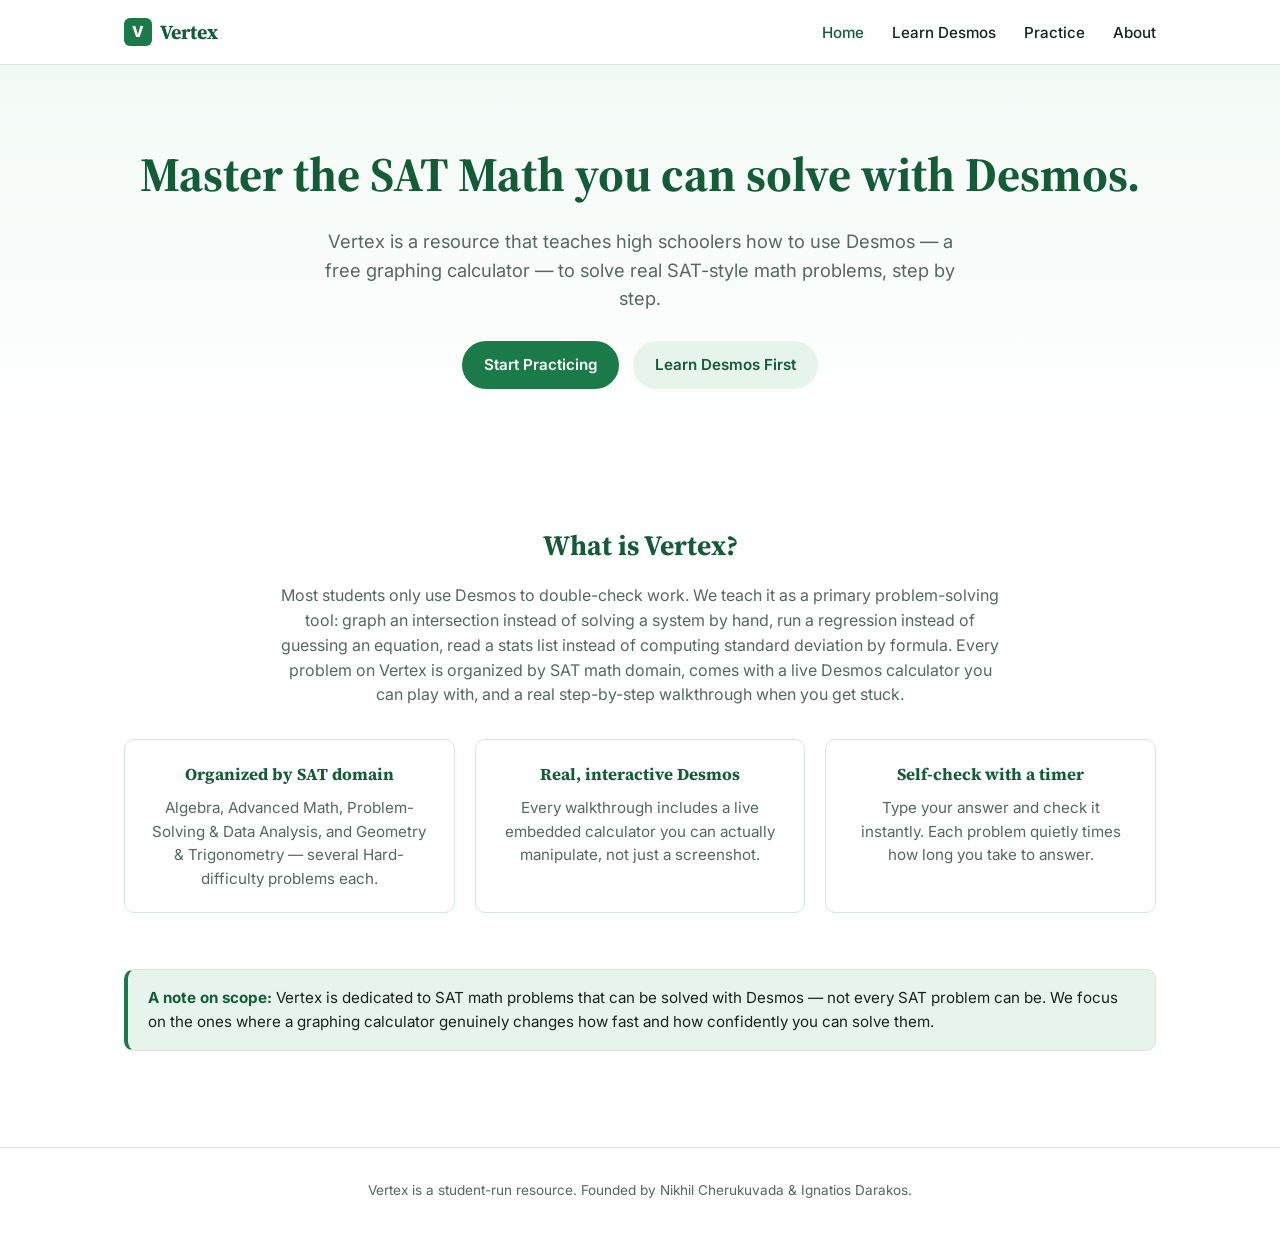
<file: index.html>
<!DOCTYPE html>
<html lang="en">
<head>
<!-- Google tag (gtag.js) -->
<script async src="https://www.googletagmanager.com/gtag/js?id=G-5FY78ENZ71"></script>
<script>
  window.dataLayer = window.dataLayer || [];
  function gtag(){dataLayer.push(arguments);}
  gtag('js', new Date());

  gtag('config', 'G-5FY78ENZ71');
</script>
<meta charset="UTF-8">
<meta name="viewport" content="width=device-width, initial-scale=1.0">
<title>Vertex — Learn SAT Math with Desmos</title>
<meta name="description" content="Vertex is a resource teaching high schoolers to solve SAT math problems using Desmos.">
<link rel="preconnect" href="https://fonts.googleapis.com">
<link rel="preconnect" href="https://fonts.gstatic.com" crossorigin>
<link href="https://fonts.googleapis.com/css2?family=Inter:wght@400;500;600;700;800&family=Source+Serif+4:opsz,wght@8..60,500;8..60,600;8..60,700&display=swap" rel="stylesheet">
<link rel="icon" type="image/svg+xml" href="assets/favicon.svg">
<link rel="stylesheet" href="css/style.css?v=5">
</head>
<body>

<nav class="site-nav">
  <div class="container">
    <a class="brand" href="index.html">
      <span class="brand-mark">V</span>
      Vertex
    </a>
    <ul class="nav-links">
      <li><a href="index.html" class="active">Home</a></li>
      <li><a href="learn.html">Learn Desmos</a></li>
      <li><a href="practice.html">Practice</a></li>
      <li><a href="about.html">About</a></li>
    </ul>
  </div>
</nav>

<header class="hero">
  <div class="container">
    <h1>Master the SAT Math you can solve with Desmos.</h1>
    <p>Vertex is a resource that teaches high schoolers how to use Desmos — a free graphing calculator — to solve real SAT-style math problems, step by step.</p>
    <div class="hero-actions">
      <a class="btn btn-primary" href="practice.html">Start Practicing</a>
      <a class="btn btn-secondary" href="learn.html">Learn Desmos First</a>
    </div>
  </div>
</header>

<section class="section" style="text-align:center;">
  <div class="container">
    <h2>What is Vertex?</h2>
    <p class="section-intro" style="margin-left:auto; margin-right:auto;">
      Most students only use Desmos to double-check work. We teach it as a primary
      problem-solving tool: graph an intersection instead of solving a system by hand,
      run a regression instead of guessing an equation, read a stats list instead of
      computing standard deviation by formula. Every problem on Vertex is organized by
      SAT math domain, comes with a live Desmos calculator you can play with, and a
      real step-by-step walkthrough when you get stuck.
    </p>
    <div class="feature-grid">
      <div class="feature-card">
        <h3>Organized by SAT domain</h3>
        <p>Algebra, Advanced Math, Problem-Solving &amp; Data Analysis, and Geometry &amp; Trigonometry — several Hard-difficulty problems each.</p>
      </div>
      <div class="feature-card">
        <h3>Real, interactive Desmos</h3>
        <p>Every walkthrough includes a live embedded calculator you can actually manipulate, not just a screenshot.</p>
      </div>
      <div class="feature-card">
        <h3>Self-check with a timer</h3>
        <p>Type your answer and check it instantly. Each problem quietly times how long you take to answer.</p>
      </div>
    </div>
  </div>
</section>

<section class="section" style="padding-top:0;">
  <div class="container">
    <div class="note">
      <strong>A note on scope:</strong> Vertex is dedicated to SAT math problems that can be solved with Desmos —
      not every SAT problem can be. We focus on the ones where a graphing calculator genuinely changes how fast
      and how confidently you can solve them.
    </div>
  </div>
</section>

<footer class="site-footer">
  <div class="container">
    Vertex is a student-run resource. Founded by Nikhil Cherukuvada &amp; Ignatios Darakos.
  </div>
</footer>

</body>
</html>
</file>
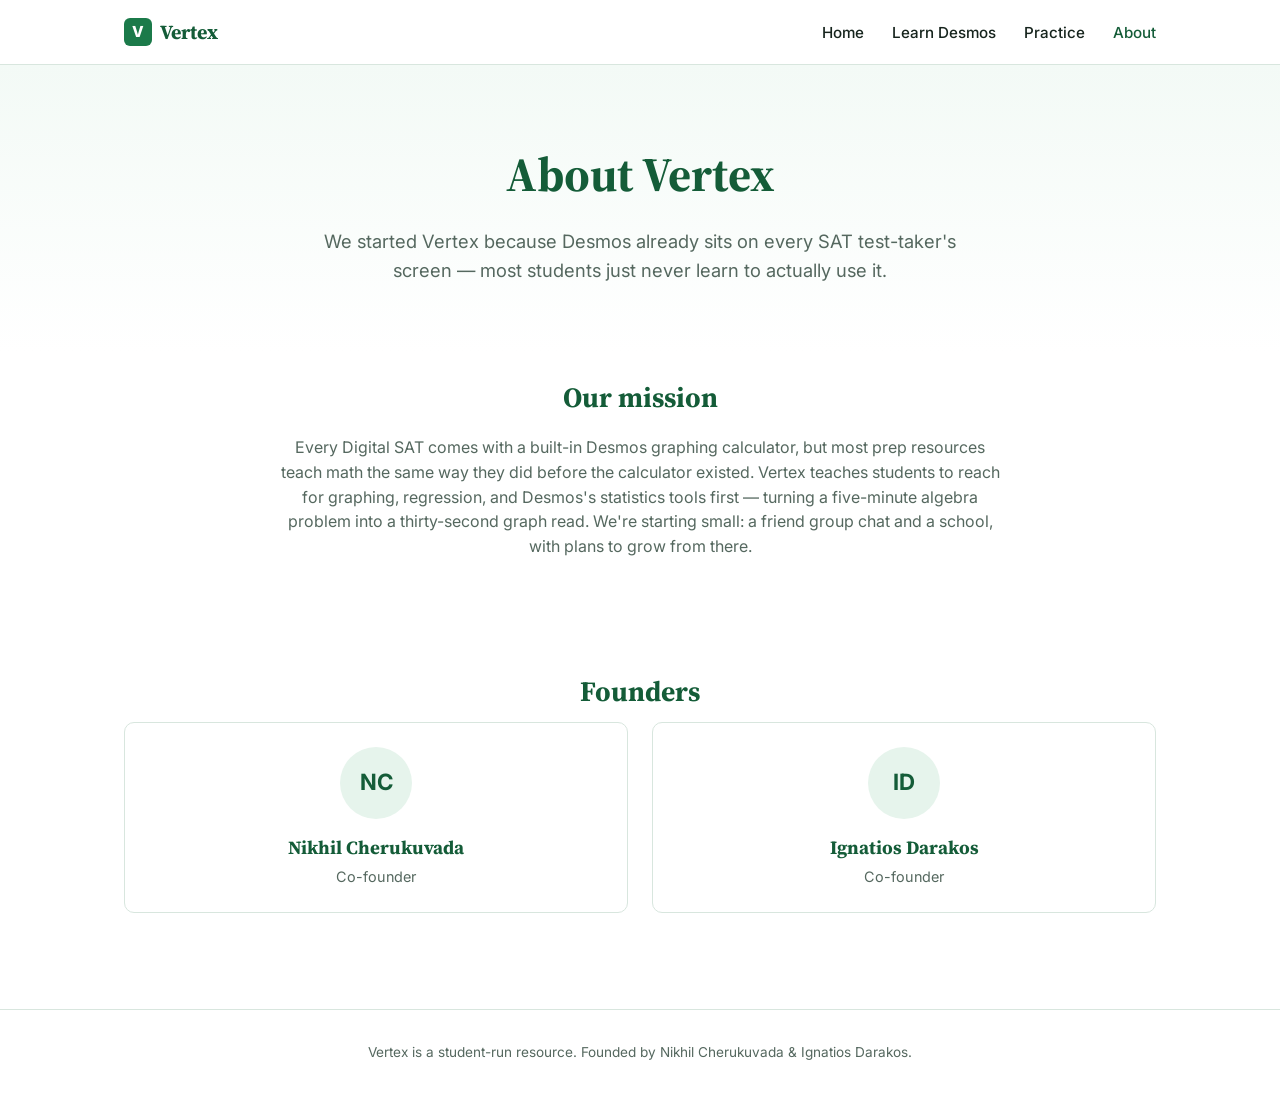
<file: about.html>
<!DOCTYPE html>
<html lang="en">
<head>
<!-- Google tag (gtag.js) -->
<script async src="https://www.googletagmanager.com/gtag/js?id=G-5FY78ENZ71"></script>
<script>
  window.dataLayer = window.dataLayer || [];
  function gtag(){dataLayer.push(arguments);}
  gtag('js', new Date());

  gtag('config', 'G-5FY78ENZ71');
</script>
<meta charset="UTF-8">
<meta name="viewport" content="width=device-width, initial-scale=1.0">
<title>About — Vertex</title>
<meta name="description" content="Vertex is a resource teaching high schoolers to solve SAT math problems using Desmos. Meet the founders.">
<link rel="preconnect" href="https://fonts.googleapis.com">
<link rel="preconnect" href="https://fonts.gstatic.com" crossorigin>
<link href="https://fonts.googleapis.com/css2?family=Inter:wght@400;500;600;700;800&family=Source+Serif+4:opsz,wght@8..60,500;8..60,600;8..60,700&display=swap" rel="stylesheet">
<link rel="icon" type="image/svg+xml" href="assets/favicon.svg">
<link rel="stylesheet" href="css/style.css?v=5">
</head>
<body>

<nav class="site-nav">
  <div class="container">
    <a class="brand" href="index.html">
      <span class="brand-mark">V</span>
      Vertex
    </a>
    <ul class="nav-links">
      <li><a href="index.html">Home</a></li>
      <li><a href="learn.html">Learn Desmos</a></li>
      <li><a href="practice.html">Practice</a></li>
      <li><a href="about.html" class="active">About</a></li>
    </ul>
  </div>
</nav>

<header class="hero" style="padding-bottom: 40px;">
  <div class="container">
    <h1>About Vertex</h1>
    <p>We started Vertex because Desmos already sits on every SAT test-taker's screen — most students just never learn to actually use it.</p>
  </div>
</header>

<section class="section" style="padding-top:0; text-align:center;">
  <div class="container">
    <h2>Our mission</h2>
    <p class="section-intro" style="margin-left:auto; margin-right:auto;">
      Every Digital SAT comes with a built-in Desmos graphing calculator, but most prep resources teach math the
      same way they did before the calculator existed. Vertex teaches students to reach for graphing, regression,
      and Desmos's statistics tools first — turning a five-minute algebra problem into a thirty-second graph read.
      We're starting small: a friend group chat and a school, with plans to grow from there.
    </p>
  </div>
</section>

<section class="section" style="padding-top:0;">
  <div class="container">
    <h2 style="text-align:center;">Founders</h2>
    <div class="team-grid">
      <div class="team-card">
        <div class="team-avatar">NC</div>
        <h3>Nikhil Cherukuvada</h3>
        <p class="role">Co-founder</p>
      </div>
      <div class="team-card">
        <div class="team-avatar">ID</div>
        <h3>Ignatios Darakos</h3>
        <p class="role">Co-founder</p>
      </div>
    </div>
  </div>
</section>

<footer class="site-footer">
  <div class="container">
    Vertex is a student-run resource. Founded by Nikhil Cherukuvada &amp; Ignatios Darakos.
  </div>
</footer>

</body>
</html>
</file>
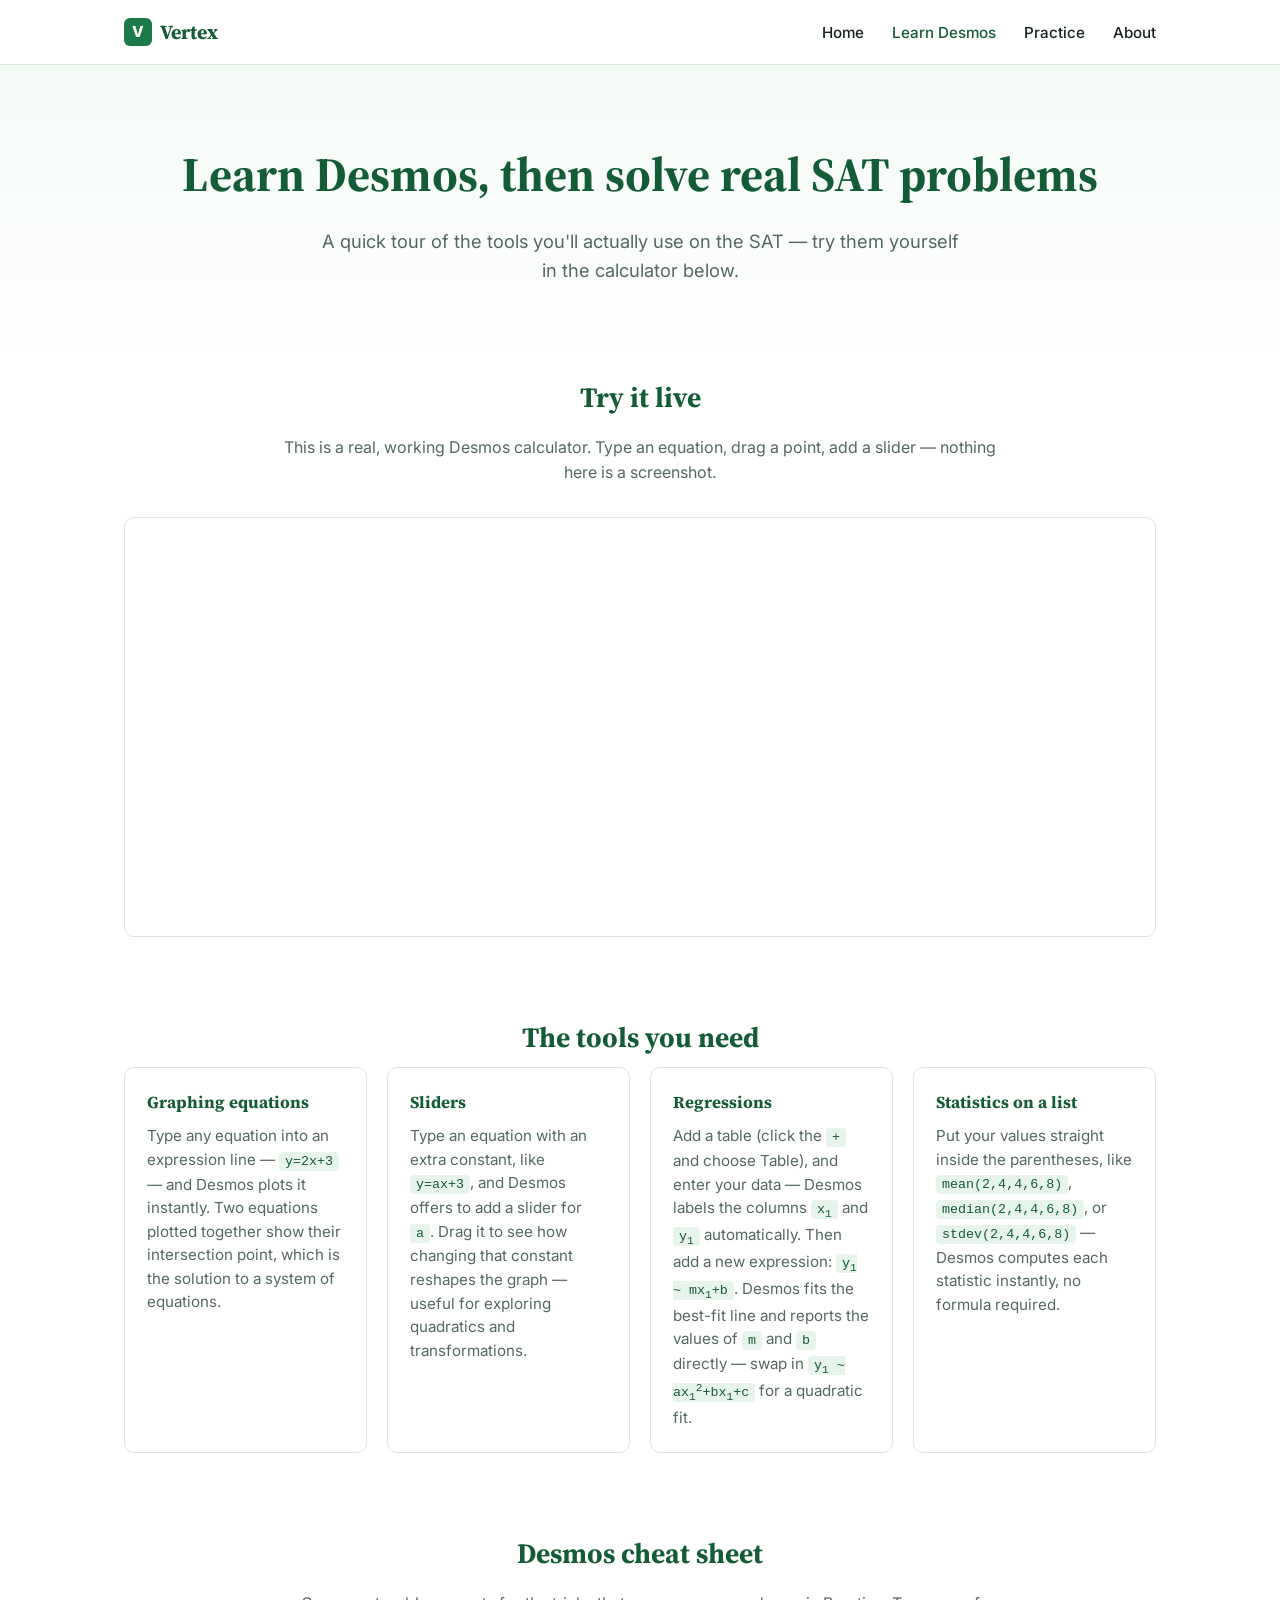
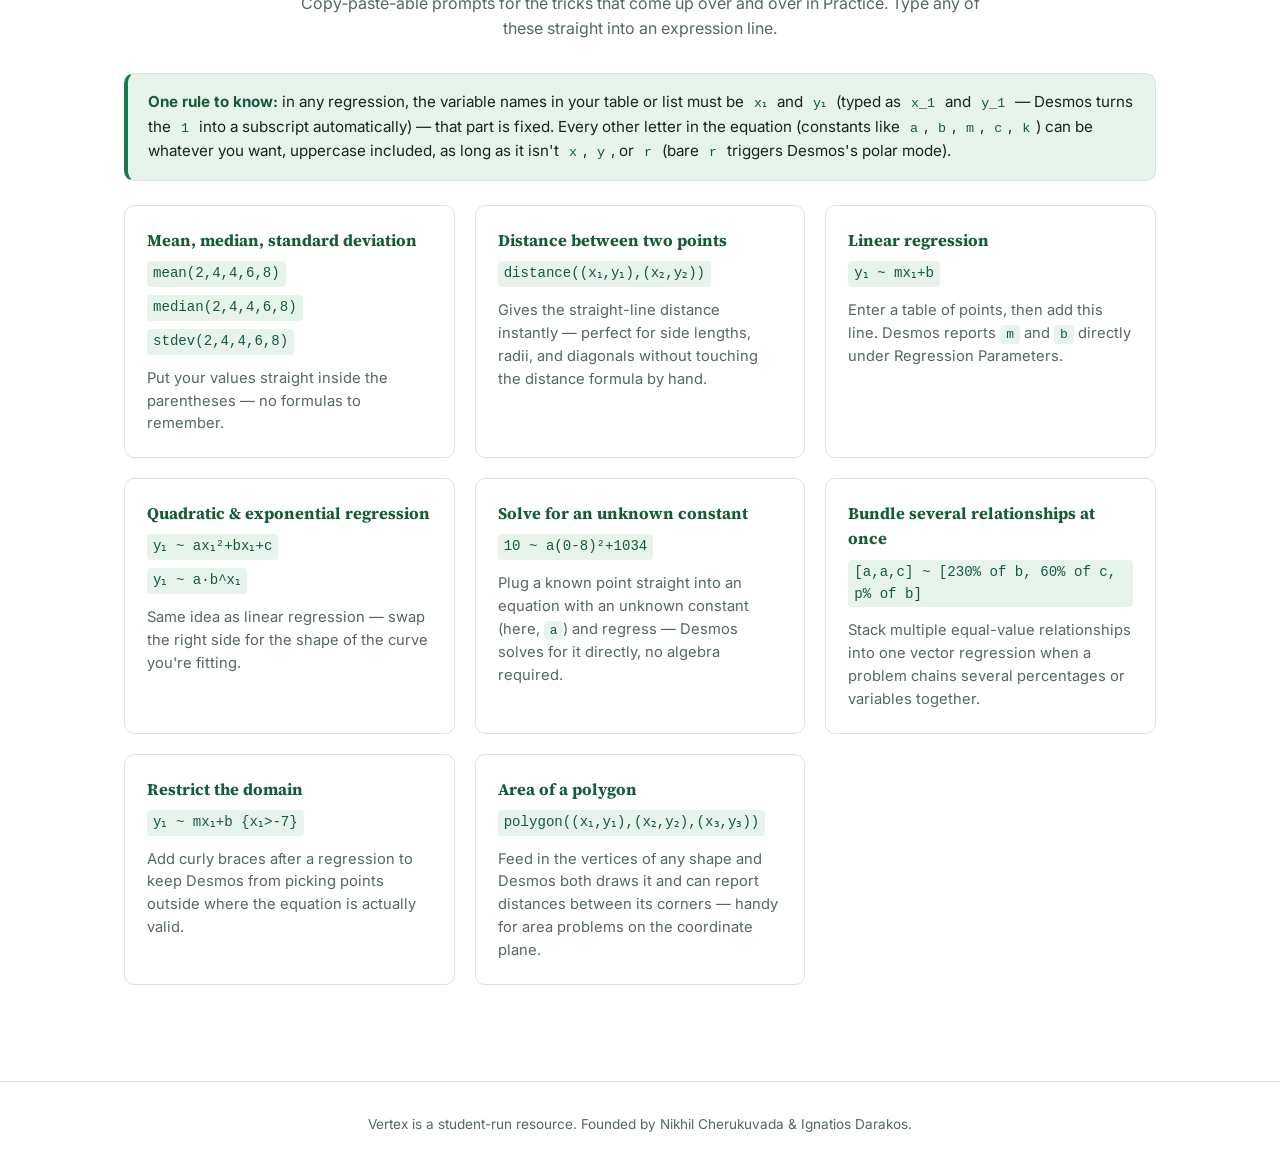
<file: learn.html>
<!DOCTYPE html>
<html lang="en">
<head>
<!-- Google tag (gtag.js) -->
<script async src="https://www.googletagmanager.com/gtag/js?id=G-5FY78ENZ71"></script>
<script>
  window.dataLayer = window.dataLayer || [];
  function gtag(){dataLayer.push(arguments);}
  gtag('js', new Date());

  gtag('config', 'G-5FY78ENZ71');
</script>
<meta charset="UTF-8">
<meta name="viewport" content="width=device-width, initial-scale=1.0">
<title>Learn Desmos — Vertex</title>
<meta name="description" content="A hands-on overview of the Desmos tools you need for the SAT: graphing, sliders, regressions, and statistics.">
<link rel="preconnect" href="https://fonts.googleapis.com">
<link rel="preconnect" href="https://fonts.gstatic.com" crossorigin>
<link href="https://fonts.googleapis.com/css2?family=Inter:wght@400;500;600;700;800&family=Source+Serif+4:opsz,wght@8..60,500;8..60,600;8..60,700&display=swap" rel="stylesheet">
<link rel="icon" type="image/svg+xml" href="assets/favicon.svg">
<link rel="stylesheet" href="css/style.css?v=5">
</head>
<body>

<nav class="site-nav">
  <div class="container">
    <a class="brand" href="index.html">
      <span class="brand-mark">V</span>
      Vertex
    </a>
    <ul class="nav-links">
      <li><a href="index.html">Home</a></li>
      <li><a href="learn.html" class="active">Learn Desmos</a></li>
      <li><a href="practice.html">Practice</a></li>
      <li><a href="about.html">About</a></li>
    </ul>
  </div>
</nav>

<header class="hero" style="padding-bottom: 40px;">
  <div class="container">
    <h1>Learn Desmos, then solve real SAT problems</h1>
    <p>A quick tour of the tools you'll actually use on the SAT — try them yourself in the calculator below.</p>
  </div>
</header>

<section class="section" style="padding-top:0; text-align:center;">
  <div class="container">
    <h2>Try it live</h2>
    <p class="section-intro" style="margin-left:auto; margin-right:auto;">This is a real, working Desmos calculator. Type an equation, drag a point, add a slider — nothing here is a screenshot.</p>
    <div id="learn-calculator" class="desmos-embed" style="text-align:left;"></div>
  </div>
</section>

<section class="section" style="padding-top:0; text-align:center;">
  <div class="container">
    <h2>The tools you need</h2>
    <div class="feature-grid" style="text-align:left;">
      <div class="feature-card">
        <h3>Graphing equations</h3>
        <p>Type any equation into an expression line — <code>y=2x+3</code> — and Desmos plots it instantly. Two equations plotted together show their intersection point, which is the solution to a system of equations.</p>
      </div>
      <div class="feature-card">
        <h3>Sliders</h3>
        <p>Type an equation with an extra constant, like <code>y=ax+3</code>, and Desmos offers to add a slider for <code>a</code>. Drag it to see how changing that constant reshapes the graph — useful for exploring quadratics and transformations.</p>
      </div>
      <div class="feature-card">
        <h3>Regressions</h3>
        <p>Add a table (click the <code>+</code> and choose Table), and enter your data — Desmos labels the columns <code>x<sub>1</sub></code> and <code>y<sub>1</sub></code> automatically. Then add a new expression: <code>y<sub>1</sub> ~ mx<sub>1</sub>+b</code>. Desmos fits the best-fit line and reports the values of <code>m</code> and <code>b</code> directly — swap in <code>y<sub>1</sub> ~ ax<sub>1</sub><sup>2</sup>+bx<sub>1</sub>+c</code> for a quadratic fit.</p>
      </div>
      <div class="feature-card">
        <h3>Statistics on a list</h3>
        <p>Put your values straight inside the parentheses, like <code>mean(2,4,4,6,8)</code>, <code>median(2,4,4,6,8)</code>, or <code>stdev(2,4,4,6,8)</code> — Desmos computes each statistic instantly, no formula required.</p>
      </div>
    </div>
  </div>
</section>

<section class="section" style="padding-top:0; text-align:center;">
  <div class="container">
    <h2>Desmos cheat sheet</h2>
    <p class="section-intro" style="margin-left:auto; margin-right:auto;">Copy‑paste-able prompts for the tricks that come up over and over in Practice. Type any of these straight into an expression line.</p>
    <div class="note" style="margin-bottom: 24px; text-align:left;">
      <strong>One rule to know:</strong> in any regression, the variable names in your table or list must be <code>x&#8321;</code> and <code>y&#8321;</code> (typed as <code>x_1</code> and <code>y_1</code> — Desmos turns the <code>1</code> into a subscript automatically) — that part is fixed. Every other letter in the equation (constants like <code>a</code>, <code>b</code>, <code>m</code>, <code>c</code>, <code>k</code>) can be whatever you want, uppercase included, as long as it isn't <code>x</code>, <code>y</code>, or <code>r</code> (bare <code>r</code> triggers Desmos's polar mode).
    </div>
    <div class="prompt-grid" style="text-align:left;">
      <div class="prompt-card">
        <h3>Mean, median, standard deviation</h3>
        <code>mean(2,4,4,6,8)</code>
        <code>median(2,4,4,6,8)</code>
        <code>stdev(2,4,4,6,8)</code>
        <p>Put your values straight inside the parentheses — no formulas to remember.</p>
      </div>
      <div class="prompt-card">
        <h3>Distance between two points</h3>
        <code>distance((x&#8321;,y&#8321;),(x&#8322;,y&#8322;))</code>
        <p>Gives the straight-line distance instantly — perfect for side lengths, radii, and diagonals without touching the distance formula by hand.</p>
      </div>
      <div class="prompt-card">
        <h3>Linear regression</h3>
        <code>y&#8321; ~ mx&#8321;+b</code>
        <p>Enter a table of points, then add this line. Desmos reports <code>m</code> and <code>b</code> directly under Regression Parameters.</p>
      </div>
      <div class="prompt-card">
        <h3>Quadratic &amp; exponential regression</h3>
        <code>y&#8321; ~ ax&#8321;&sup2;+bx&#8321;+c</code>
        <code>y&#8321; ~ a&middot;b^x&#8321;</code>
        <p>Same idea as linear regression — swap the right side for the shape of the curve you're fitting.</p>
      </div>
      <div class="prompt-card">
        <h3>Solve for an unknown constant</h3>
        <code>10 ~ a(0-8)&sup2;+1034</code>
        <p>Plug a known point straight into an equation with an unknown constant (here, <code>a</code>) and regress — Desmos solves for it directly, no algebra required.</p>
      </div>
      <div class="prompt-card">
        <h3>Bundle several relationships at once</h3>
        <code>[a,a,c] ~ [230% of b, 60% of c, p% of b]</code>
        <p>Stack multiple equal-value relationships into one vector regression when a problem chains several percentages or variables together.</p>
      </div>
      <div class="prompt-card">
        <h3>Restrict the domain</h3>
        <code>y&#8321; ~ mx&#8321;+b {x&#8321;&gt;-7}</code>
        <p>Add curly braces after a regression to keep Desmos from picking points outside where the equation is actually valid.</p>
      </div>
      <div class="prompt-card">
        <h3>Area of a polygon</h3>
        <code>polygon((x&#8321;,y&#8321;),(x&#8322;,y&#8322;),(x&#8323;,y&#8323;))</code>
        <p>Feed in the vertices of any shape and Desmos both draws it and can report distances between its corners — handy for area problems on the coordinate plane.</p>
      </div>
    </div>
  </div>
</section>

<footer class="site-footer">
  <div class="container">
    Vertex is a student-run resource. Founded by Nikhil Cherukuvada &amp; Ignatios Darakos.
  </div>
</footer>

<script src="https://www.desmos.com/api/v1.9/calculator.js?apiKey=dcb31709b452b1cf9dc26972add0fda6"></script>
<script src="js/learn.js"></script>
</body>
</html>
</file>
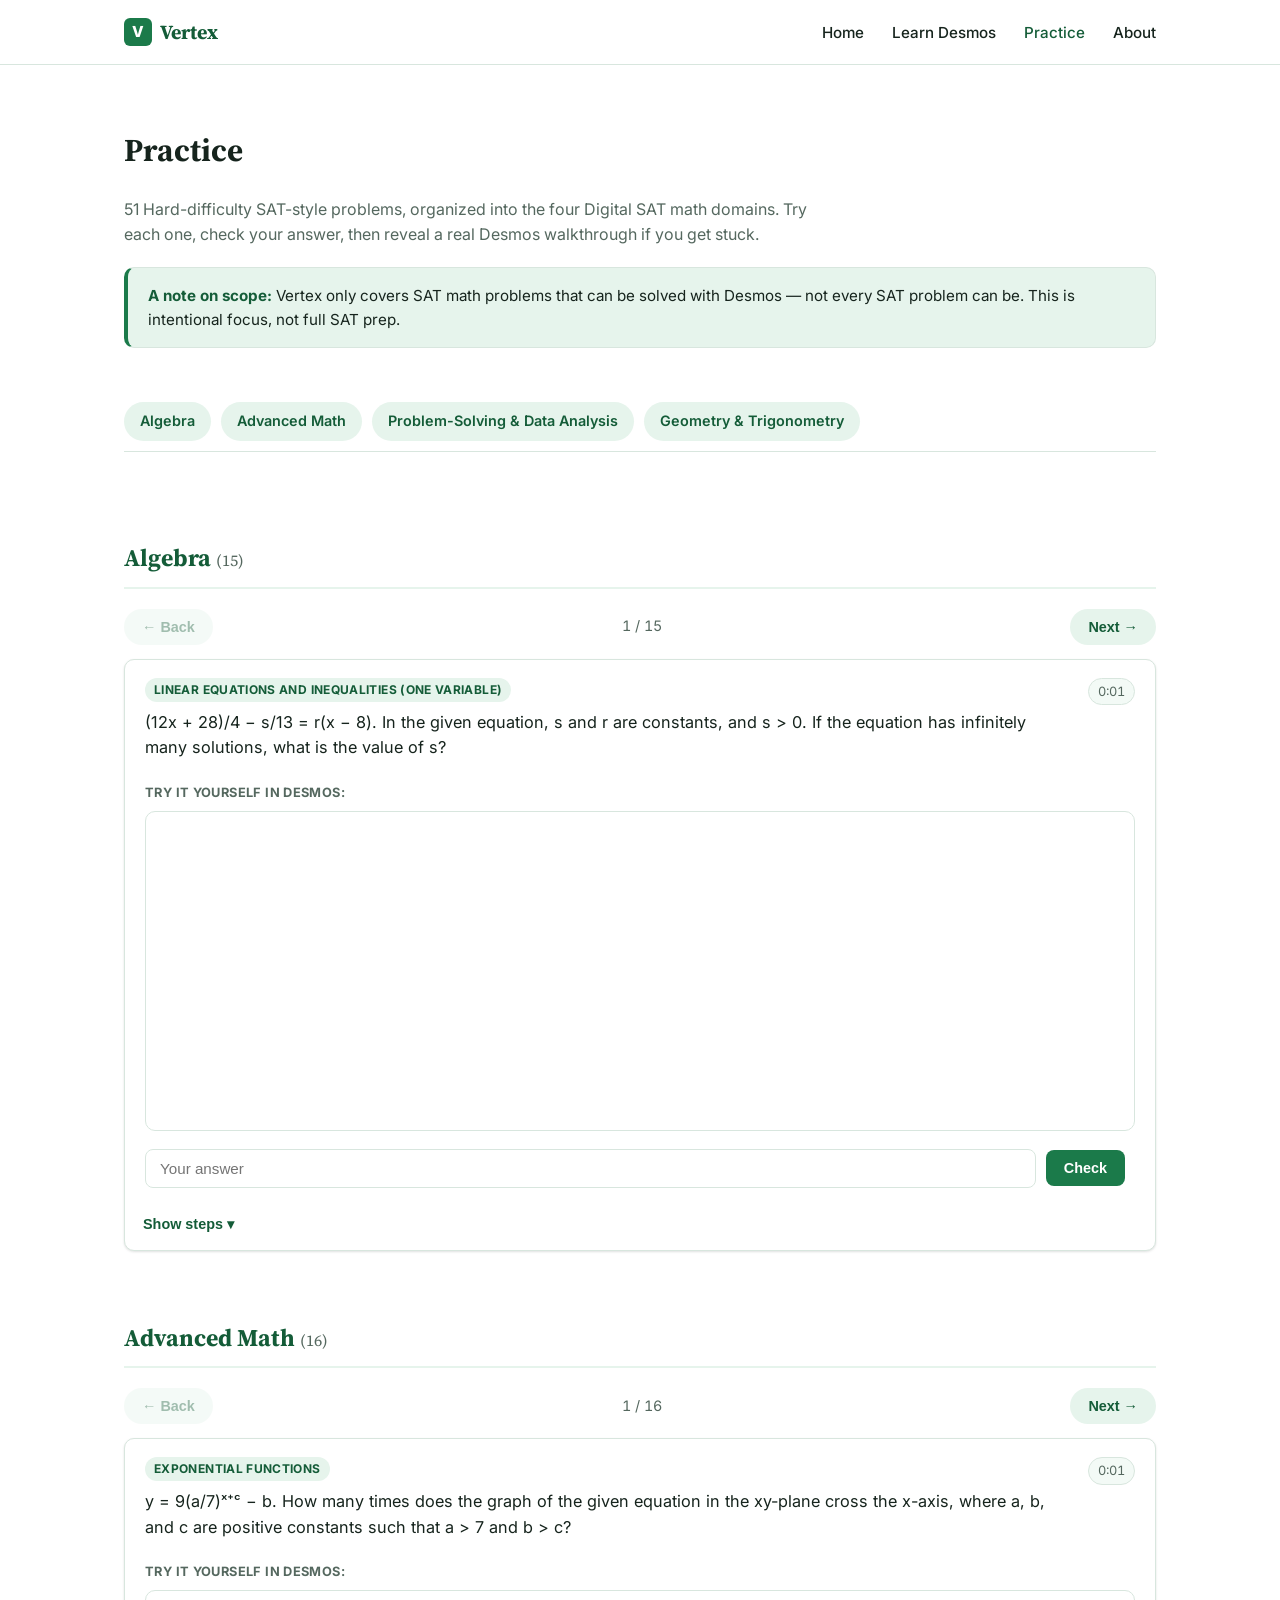
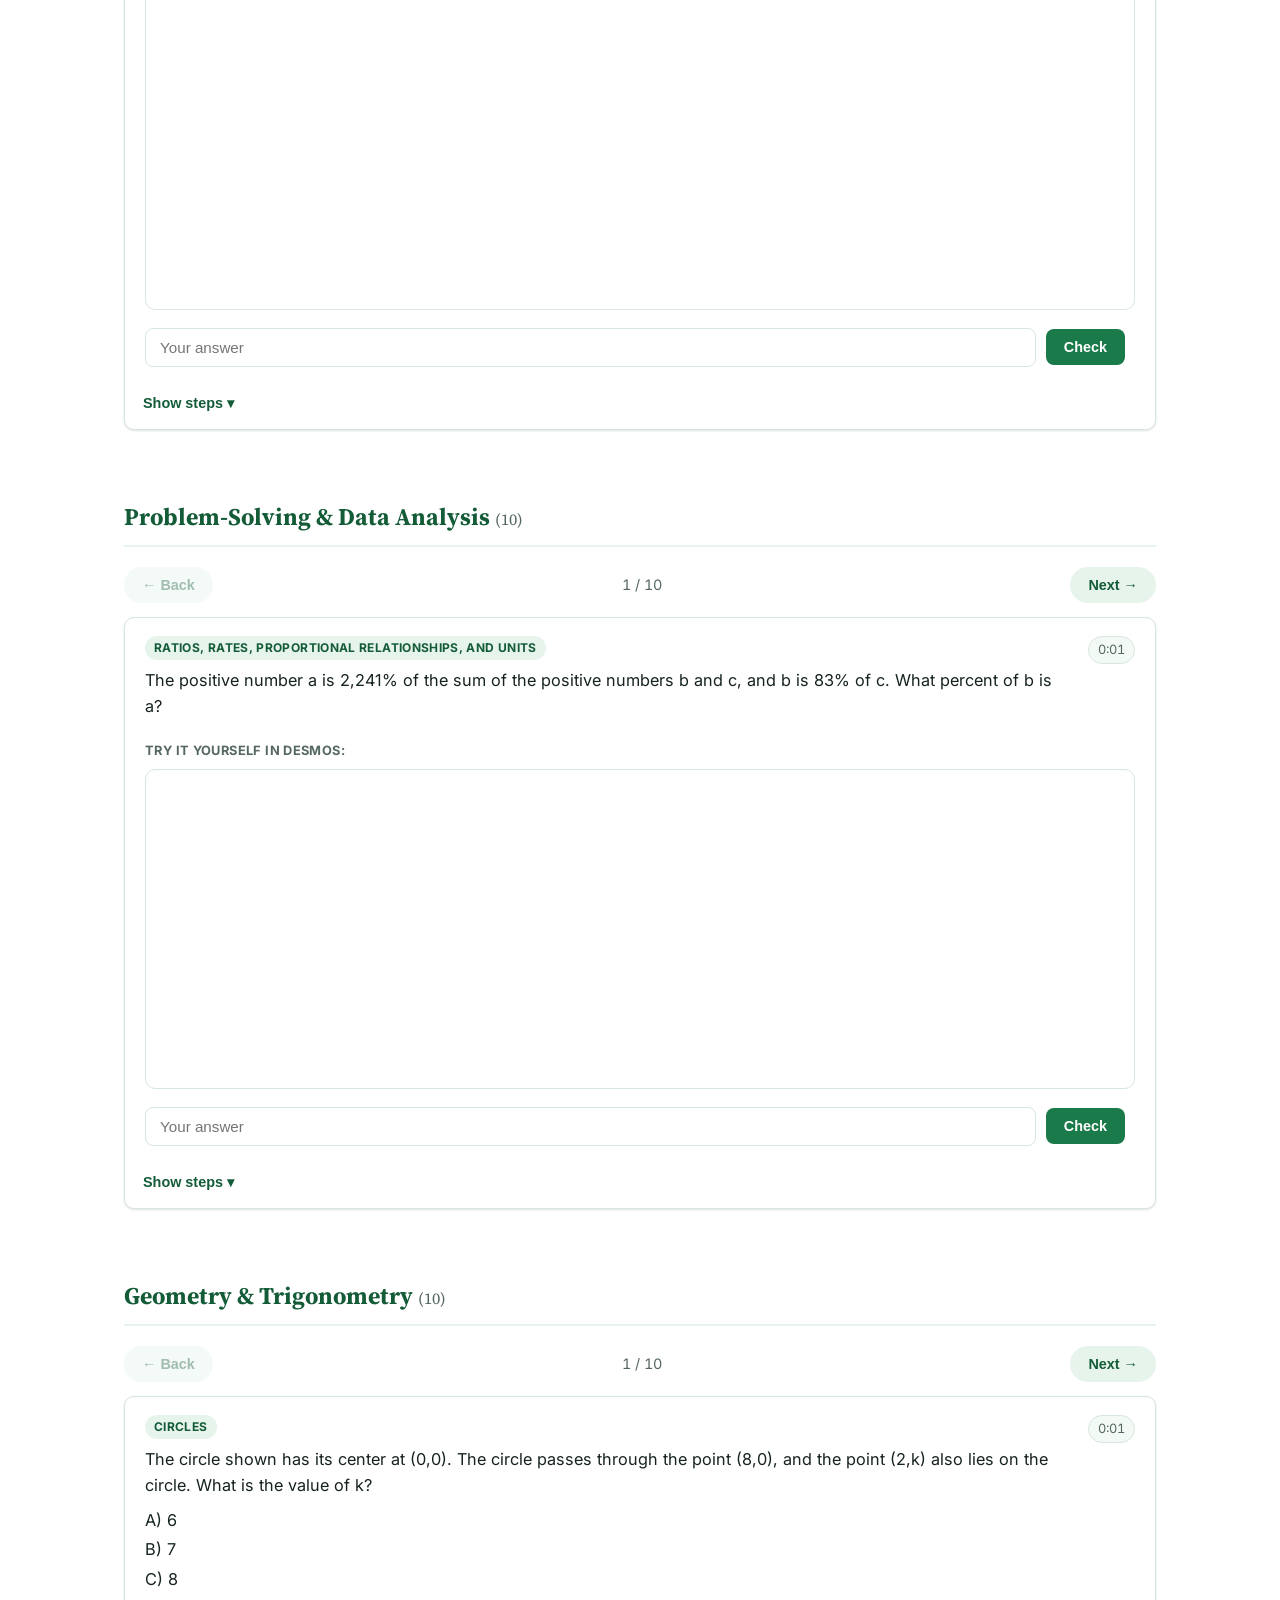
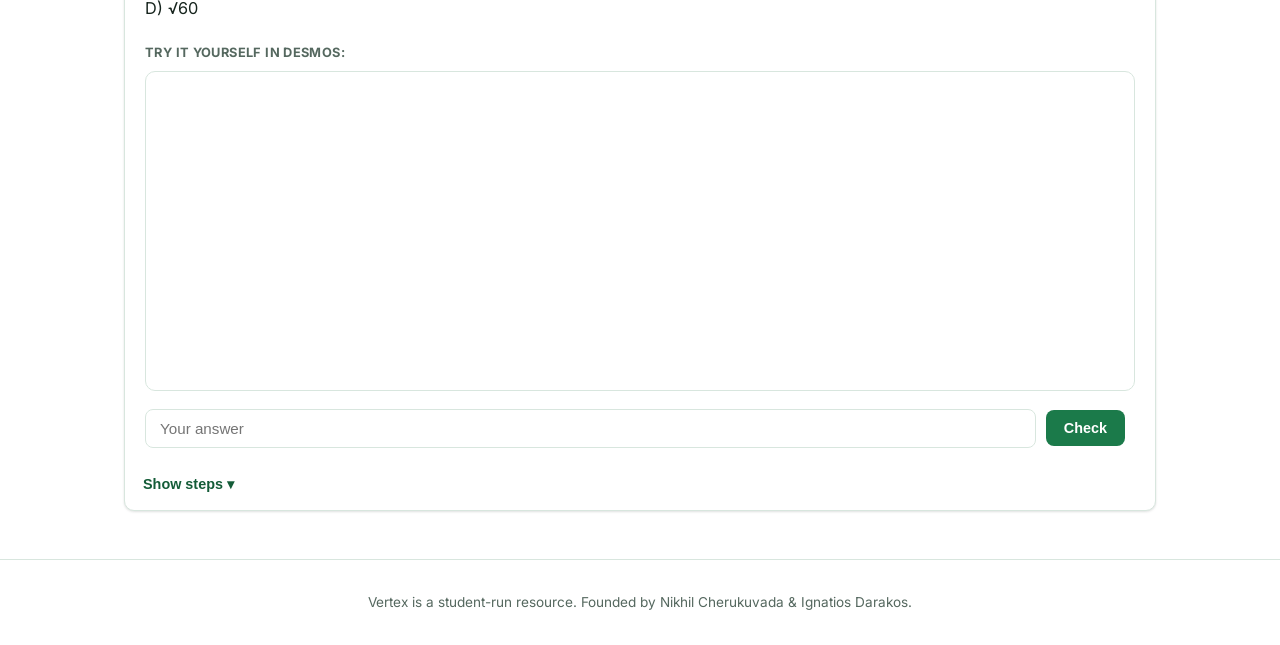
<file: practice.html>
<!DOCTYPE html>
<html lang="en">
<head>
<!-- Google tag (gtag.js) -->
<script async src="https://www.googletagmanager.com/gtag/js?id=G-5FY78ENZ71"></script>
<script>
  window.dataLayer = window.dataLayer || [];
  function gtag(){dataLayer.push(arguments);}
  gtag('js', new Date());

  gtag('config', 'G-5FY78ENZ71');
</script>
<meta charset="UTF-8">
<meta name="viewport" content="width=device-width, initial-scale=1.0">
<title>Practice — Vertex</title>
<meta name="description" content="Practice SAT math problems solvable with Desmos, organized by category, with live calculators and step-by-step walkthroughs.">
<link rel="preconnect" href="https://fonts.googleapis.com">
<link rel="preconnect" href="https://fonts.gstatic.com" crossorigin>
<link href="https://fonts.googleapis.com/css2?family=Inter:wght@400;500;600;700;800&family=Source+Serif+4:opsz,wght@8..60,500;8..60,600;8..60,700&display=swap" rel="stylesheet">
<link rel="icon" type="image/svg+xml" href="assets/favicon.svg">
<link rel="stylesheet" href="css/style.css?v=5">
</head>
<body>

<nav class="site-nav">
  <div class="container">
    <a class="brand" href="index.html">
      <span class="brand-mark">V</span>
      Vertex
    </a>
    <ul class="nav-links">
      <li><a href="index.html">Home</a></li>
      <li><a href="learn.html">Learn Desmos</a></li>
      <li><a href="practice.html" class="active">Practice</a></li>
      <li><a href="about.html">About</a></li>
    </ul>
  </div>
</nav>

<header class="practice-header">
  <div class="container">
    <h1>Practice</h1>
    <p class="section-intro" style="margin-bottom:12px;">51 Hard-difficulty SAT-style problems, organized into the four Digital SAT math domains. Try each one, check your answer, then reveal a real Desmos walkthrough if you get stuck.</p>
    <div class="note practice-note">
      <strong>A note on scope:</strong> Vertex only covers SAT math problems that can be solved with Desmos —
      not every SAT problem can be. This is intentional focus, not full SAT prep.
    </div>
  </div>
</header>

<div class="container">
  <nav class="category-nav">
    <a href="#algebra">Algebra</a>
    <a href="#advanced-math">Advanced Math</a>
    <a href="#data-analysis">Problem-Solving &amp; Data Analysis</a>
    <a href="#geometry-trig">Geometry &amp; Trigonometry</a>
  </nav>
</div>

<main class="container" id="problem-container">
  <section class="category-section" id="algebra">
    <h2>Algebra <span class="category-count" data-count-for="Algebra"></span></h2>
    <div class="problem-viewer" data-category="Algebra"></div>
  </section>

  <section class="category-section" id="advanced-math">
    <h2>Advanced Math <span class="category-count" data-count-for="Advanced Math"></span></h2>
    <div class="problem-viewer" data-category="Advanced Math"></div>
  </section>

  <section class="category-section" id="data-analysis">
    <h2>Problem-Solving &amp; Data Analysis <span class="category-count" data-count-for="Problem-Solving and Data Analysis"></span></h2>
    <div class="problem-viewer" data-category="Problem-Solving and Data Analysis"></div>
  </section>

  <section class="category-section" id="geometry-trig">
    <h2>Geometry &amp; Trigonometry <span class="category-count" data-count-for="Geometry and Trigonometry"></span></h2>
    <div class="problem-viewer" data-category="Geometry and Trigonometry"></div>
  </section>
</main>

<footer class="site-footer">
  <div class="container">
    Vertex is a student-run resource. Founded by Nikhil Cherukuvada &amp; Ignatios Darakos.
  </div>
</footer>

<script src="https://www.desmos.com/api/v1.9/calculator.js?apiKey=dcb31709b452b1cf9dc26972add0fda6"></script>
<script src="js/practice.js?v=5"></script>
</body>
</html>
</file>
<file: css/style.css>
:root {
  --green: #1b7a4a;
  --green-dark: #145c38;
  --green-light: #e6f4ec;
  --green-lighter: #f3faf6;
  --white: #ffffff;
  --text: #16241d;
  --text-muted: #55685f;
  --border: #d8e6de;
  --red: #b3261e;
  --red-light: #fbeceb;
  --radius: 10px;
  --shadow: 0 1px 3px rgba(22, 36, 29, 0.08), 0 1px 2px rgba(22, 36, 29, 0.06);
}

* {
  box-sizing: border-box;
}

html {
  scroll-behavior: smooth;
}

body {
  margin: 0;
  font-family: "Inter", -apple-system, BlinkMacSystemFont, "Segoe UI", Roboto, Helvetica, Arial, sans-serif;
  color: var(--text);
  background: var(--white);
  line-height: 1.55;
}

h1, h2, h3, h4, h5, h6, .brand {
  font-family: "Source Serif 4", Georgia, "Times New Roman", serif;
}

a {
  color: var(--green-dark);
}

img {
  max-width: 100%;
  display: block;
}

.container {
  max-width: 1080px;
  margin: 0 auto;
  padding: 0 24px;
}

/* ---------- Nav ---------- */
.site-nav {
  border-bottom: 1px solid var(--border);
  position: sticky;
  top: 0;
  background: var(--white);
  z-index: 50;
}

.site-nav .container {
  display: flex;
  align-items: center;
  justify-content: space-between;
  height: 64px;
}

.brand {
  display: flex;
  align-items: center;
  gap: 8px;
  font-weight: 700;
  font-size: 1.25rem;
  color: var(--green-dark);
  text-decoration: none;
}

.brand-mark {
  width: 28px;
  height: 28px;
  border-radius: 6px;
  background: var(--green);
  display: inline-flex;
  align-items: center;
  justify-content: center;
  color: white;
  font-family: "Inter", -apple-system, BlinkMacSystemFont, "Segoe UI", Roboto, Helvetica, Arial, sans-serif;
  font-size: 0.95rem;
  font-weight: 800;
}

.nav-links {
  display: flex;
  gap: 28px;
  list-style: none;
  margin: 0;
  padding: 0;
}

.nav-links a {
  text-decoration: none;
  color: var(--text);
  font-weight: 500;
  font-size: 0.95rem;
}

.nav-links a:hover,
.nav-links a.active {
  color: var(--green-dark);
}

/* ---------- Buttons ---------- */
.btn {
  display: inline-block;
  padding: 12px 22px;
  border-radius: 999px;
  font-weight: 600;
  font-size: 0.95rem;
  text-decoration: none;
  border: none;
  cursor: pointer;
  transition: background 0.15s ease, transform 0.1s ease;
}

.btn-primary {
  background: var(--green);
  color: white;
}

.btn-primary:hover {
  background: var(--green-dark);
}

.btn-secondary {
  background: var(--green-light);
  color: var(--green-dark);
}

.btn-secondary:hover {
  background: #d9ecdf;
}

/* ---------- Hero / sections ---------- */
.hero {
  padding: 72px 0 56px;
  text-align: center;
  background: linear-gradient(180deg, var(--green-lighter) 0%, var(--white) 100%);
}

.hero h1 {
  font-size: clamp(2rem, 4vw, 3rem);
  margin: 0 0 16px;
  color: var(--green-dark);
}

.hero p {
  font-size: 1.15rem;
  color: var(--text-muted);
  max-width: 640px;
  margin: 0 auto 28px;
}

.hero-actions {
  display: flex;
  gap: 14px;
  justify-content: center;
  flex-wrap: wrap;
}

.section {
  padding: 56px 0;
}

.section h2 {
  font-size: 1.75rem;
  color: var(--green-dark);
  margin-bottom: 8px;
}

.section-intro {
  color: var(--text-muted);
  max-width: 720px;
  margin-bottom: 32px;
}

.feature-grid {
  display: grid;
  grid-template-columns: repeat(auto-fit, minmax(220px, 1fr));
  gap: 20px;
}

.feature-card {
  border: 1px solid var(--border);
  border-radius: var(--radius);
  padding: 22px;
  background: var(--white);
}

.feature-card h3 {
  margin: 0 0 8px;
  color: var(--green-dark);
  font-size: 1.05rem;
}

.feature-card p {
  margin: 0;
  color: var(--text-muted);
  font-size: 0.95rem;
}

code {
  font-family: "SFMono-Regular", Consolas, "Liberation Mono", Menlo, monospace;
  font-size: 0.88em;
  background: var(--green-light);
  color: var(--green-dark);
  padding: 2px 6px;
  border-radius: 4px;
}

/* ---------- Prompt / cheat-sheet cards ---------- */
.prompt-grid {
  display: grid;
  grid-template-columns: repeat(auto-fit, minmax(260px, 1fr));
  gap: 20px;
}

.prompt-card {
  border: 1px solid var(--border);
  border-radius: var(--radius);
  padding: 22px;
  background: var(--white);
  display: flex;
  flex-direction: column;
  gap: 8px;
}

.prompt-card h3 {
  margin: 0;
  color: var(--green-dark);
  font-size: 1.02rem;
}

.prompt-card > code {
  display: block;
  width: fit-content;
  max-width: 100%;
  white-space: pre-wrap;
  word-break: break-word;
}

.prompt-card p code {
  white-space: nowrap;
}

.prompt-card p {
  margin: 4px 0 0;
  color: var(--text-muted);
  font-size: 0.92rem;
}

/* ---------- Callout / note ---------- */
.note {
  background: var(--green-light);
  border: 1px solid var(--border);
  border-left: 4px solid var(--green);
  border-radius: var(--radius);
  padding: 16px 20px;
  color: var(--text);
  font-size: 0.95rem;
}

.note strong {
  color: var(--green-dark);
}

/* ---------- Team ---------- */
.team-grid {
  display: grid;
  grid-template-columns: repeat(auto-fit, minmax(240px, 1fr));
  gap: 24px;
}

.team-card {
  border: 1px solid var(--border);
  border-radius: var(--radius);
  padding: 24px;
  text-align: center;
}

.team-avatar {
  width: 72px;
  height: 72px;
  border-radius: 50%;
  background: var(--green-light);
  color: var(--green-dark);
  display: flex;
  align-items: center;
  justify-content: center;
  font-weight: 700;
  font-size: 1.4rem;
  margin: 0 auto 14px;
}

.team-card h3 {
  margin: 0 0 4px;
  color: var(--green-dark);
}

.team-card .role {
  color: var(--text-muted);
  font-size: 0.9rem;
  margin: 0;
}

/* ---------- Desmos embed ---------- */
.desmos-embed {
  width: 100%;
  height: 420px;
  border: 1px solid var(--border);
  border-radius: var(--radius);
  overflow: hidden;
}

.desmos-embed.small {
  height: 320px;
}

/* ---------- Practice page ---------- */
.practice-header {
  padding: 40px 0 8px;
}

.practice-note {
  margin: 20px 0 8px;
}

.category-nav {
  display: flex;
  gap: 10px;
  flex-wrap: wrap;
  margin: 28px 0;
  position: sticky;
  top: 65px;
  background: var(--white);
  padding: 10px 0;
  z-index: 40;
  border-bottom: 1px solid var(--border);
}

.category-nav a {
  text-decoration: none;
  padding: 8px 16px;
  border-radius: 999px;
  background: var(--green-light);
  color: var(--green-dark);
  font-size: 0.9rem;
  font-weight: 600;
}

.category-nav a:hover {
  background: #d9ecdf;
}

.category-section {
  padding: 40px 0 8px;
  scroll-margin-top: 130px;
}

.category-section h2 {
  color: var(--green-dark);
  border-bottom: 2px solid var(--green-light);
  padding-bottom: 10px;
}

.category-count {
  color: var(--text-muted);
  font-weight: 400;
  font-size: 1rem;
}

.problem-viewer {
  margin-top: 20px;
}

.viewer-nav {
  display: flex;
  align-items: center;
  justify-content: space-between;
  gap: 12px;
  margin-bottom: 14px;
}

.viewer-counter {
  font-size: 0.9rem;
  color: var(--text-muted);
  font-variant-numeric: tabular-nums;
}

.btn-nav {
  background: var(--green-light);
  color: var(--green-dark);
  border: none;
  padding: 10px 18px;
  border-radius: 999px;
  font-weight: 600;
  font-size: 0.9rem;
  cursor: pointer;
}

.btn-nav:hover:not(:disabled) {
  background: #d9ecdf;
}

.btn-nav:disabled {
  opacity: 0.4;
  cursor: not-allowed;
}

.problem-card {
  border: 1px solid var(--border);
  border-radius: var(--radius);
  background: var(--white);
  box-shadow: var(--shadow);
  overflow: hidden;
}

.problem-card-header {
  display: flex;
  align-items: flex-start;
  justify-content: space-between;
  gap: 16px;
  padding: 18px 20px;
}

.problem-meta {
  display: flex;
  align-items: center;
  gap: 10px;
  margin-bottom: 8px;
  flex-wrap: wrap;
}

.subcategory-tag {
  font-size: 0.75rem;
  font-weight: 700;
  text-transform: uppercase;
  letter-spacing: 0.03em;
  color: var(--green-dark);
  background: var(--green-light);
  padding: 3px 9px;
  border-radius: 999px;
}

.stopwatch {
  font-variant-numeric: tabular-nums;
  font-size: 0.8rem;
  color: var(--text-muted);
  background: var(--green-lighter);
  border: 1px solid var(--border);
  padding: 3px 9px;
  border-radius: 999px;
  display: inline-flex;
  align-items: center;
  gap: 5px;
}

.stopwatch.frozen {
  color: var(--green-dark);
  border-color: var(--green);
}

.problem-question {
  margin: 0;
  font-size: 1.02rem;
}

.problem-choices {
  margin: 10px 0 0;
  padding: 0;
  list-style: none;
  display: flex;
  flex-direction: column;
  gap: 4px;
}

.problem-choices li {
  font-size: 1.02rem;
}

.attempt-label {
  margin: 4px 20px 8px;
  font-size: 0.8rem;
  font-weight: 700;
  text-transform: uppercase;
  letter-spacing: 0.03em;
  color: var(--text-muted);
}

.desmos-embed.attempt {
  width: calc(100% - 40px);
  margin: 0 20px 18px;
}

.problem-check-row {
  display: flex;
  gap: 10px;
  align-items: center;
  padding: 0 20px 18px;
  flex-wrap: wrap;
}

.problem-check-row input[type="text"] {
  flex: 1;
  min-width: 140px;
  padding: 10px 14px;
  border: 1px solid var(--border);
  border-radius: 8px;
  font-size: 0.95rem;
}

.problem-check-row input[type="text"]:focus {
  outline: 2px solid var(--green);
  outline-offset: 1px;
}

.btn-check {
  background: var(--green);
  color: white;
  border: none;
  padding: 10px 18px;
  border-radius: 8px;
  font-weight: 600;
  cursor: pointer;
  font-size: 0.9rem;
}

.btn-check:hover {
  background: var(--green-dark);
}

.btn-toggle-steps {
  background: none;
  border: none;
  color: var(--green-dark);
  font-weight: 600;
  font-size: 0.9rem;
  cursor: pointer;
  padding: 10px 18px 18px;
}

.btn-toggle-steps:hover {
  text-decoration: underline;
}

.feedback {
  font-size: 0.9rem;
  font-weight: 600;
  padding: 4px 0;
}

.feedback.correct {
  color: var(--green-dark);
}

.feedback.incorrect {
  color: var(--red);
}

.problem-steps {
  display: none;
  border-top: 1px solid var(--border);
  background: var(--green-lighter);
  padding: 20px;
}

.problem-steps.open {
  display: block;
}

.problem-steps ol {
  padding-left: 20px;
  margin: 0 0 20px;
}

.problem-steps li {
  margin-bottom: 14px;
}

.problem-steps li img {
  margin-top: 8px;
  border: 1px solid var(--border);
  border-radius: 8px;
  max-width: 480px;
}

.problem-answer-reveal {
  font-weight: 600;
  color: var(--green-dark);
  margin-bottom: 16px;
}

/* ---------- Footer ---------- */
.site-footer {
  border-top: 1px solid var(--border);
  padding: 32px 0;
  margin-top: 40px;
  color: var(--text-muted);
  font-size: 0.85rem;
  text-align: center;
}

/* ---------- Responsive ---------- */
@media (max-width: 640px) {
  .nav-links {
    gap: 16px;
  }
  .site-nav .container {
    flex-wrap: wrap;
    height: auto;
    padding-top: 10px;
    padding-bottom: 10px;
  }
  .desmos-embed {
    height: 320px;
  }
  .category-nav {
    top: 96px;
  }
}
</file>
